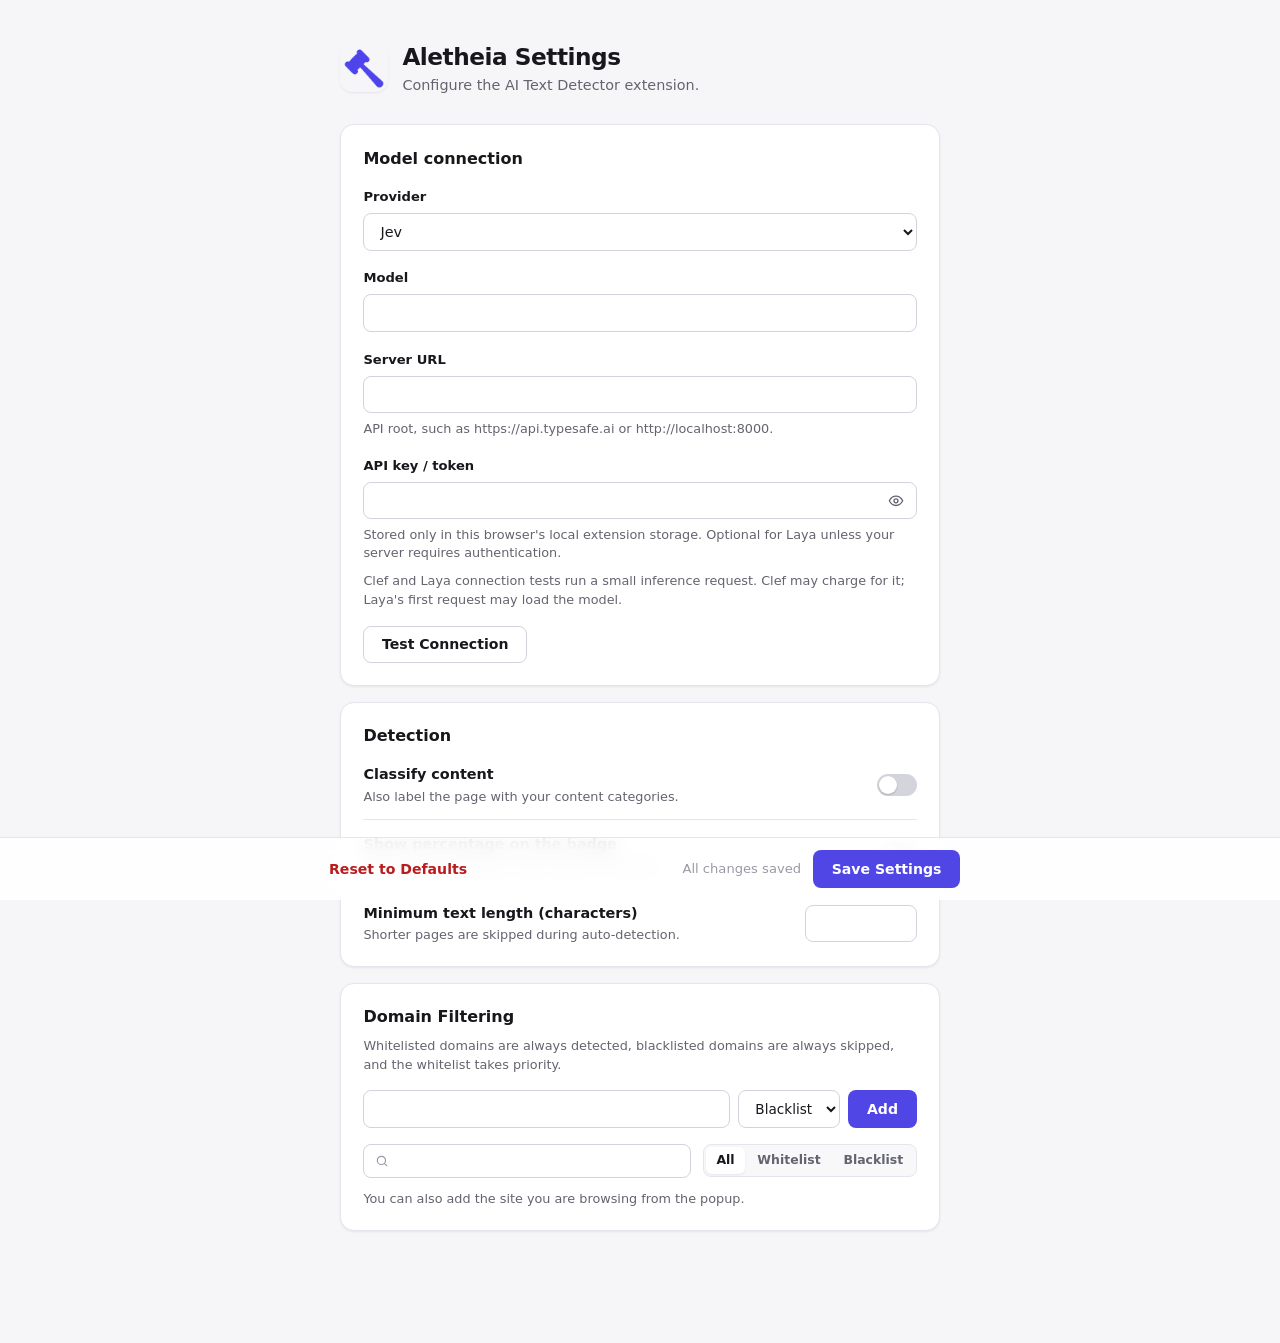
<file: extension/options/options.html>
<!DOCTYPE html>
<html lang="en">
<head>
<meta charset="utf-8">
<meta name="viewport" content="width=device-width, initial-scale=1">
<title data-i18n="optionsTitle">Aletheia Settings</title>
<link rel="icon" href="../icons/icon32.png">
<link rel="stylesheet" href="options.css">
</head>
<body>
  <div class="container">
    <header class="page-header">
      <img class="logo" src="../icons/icon128.png" alt="" width="48" height="48">
      <div>
        <h1 data-i18n="optionsTitle">Aletheia Settings</h1>
        <p class="sub" data-i18n="optionsSubtitle">Configure the AI Text Detector extension.</p>
      </div>
    </header>

    <section class="card">
      <div class="card-head">
        <h2 data-i18n="modelConnection">Model connection</h2>
        <span id="connectionBadge" class="pill" hidden></span>
      </div>
      <div class="field">
        <label for="modelProvider" data-i18n="modelProvider">Provider</label>
        <select id="modelProvider">
          <option value="jev">Jev</option>
          <option value="clef">Clef (Cloudflare)</option>
          <option value="laya">Laya</option>
        </select>
        <p class="field-hint" id="providerHint"></p>
      </div>
      <div class="field">
        <label for="modelId" data-i18n="modelId">Model</label>
        <input type="text" id="modelId" list="modelSuggestions" spellcheck="false" autocomplete="off">
        <datalist id="modelSuggestions"></datalist>
      </div>
      <div class="field" id="baseUrlField">
        <label for="providerBaseUrl" data-i18n="providerBaseUrl">Server URL</label>
        <input type="text" id="providerBaseUrl" spellcheck="false">
        <p class="field-hint" data-i18n="providerBaseHint">API root, such as https://api.typesafe.ai or http://localhost:8000.</p>
      </div>
      <div class="field" id="accountIdField" hidden>
        <label for="clefAccountId" data-i18n="clefAccountId">Cloudflare account ID</label>
        <input type="text" id="clefAccountId" spellcheck="false" autocomplete="off">
      </div>
      <div class="field">
        <label for="providerApiKey" id="apiKeyLabel" data-i18n="providerApiKey">API key / token</label>
        <div class="input-group">
          <input type="password" id="providerApiKey" autocomplete="off" spellcheck="false">
          <button type="button" id="toggleKeyBtn" class="icon-btn" data-i18n-title="showKey" aria-pressed="false">
            <svg class="eye-open" viewBox="0 0 24 24" width="16" height="16" aria-hidden="true"><path fill="none" stroke="currentColor" stroke-width="2" stroke-linecap="round" stroke-linejoin="round" d="M2 12s3.5-7 10-7 10 7 10 7-3.5 7-10 7S2 12 2 12z"/><circle cx="12" cy="12" r="3" fill="none" stroke="currentColor" stroke-width="2"/></svg>
            <svg class="eye-closed" viewBox="0 0 24 24" width="16" height="16" aria-hidden="true"><path fill="none" stroke="currentColor" stroke-width="2" stroke-linecap="round" stroke-linejoin="round" d="M3 3l18 18M10.6 5.1A10 10 0 0 1 12 5c6.5 0 10 7 10 7a17 17 0 0 1-3.2 4.1M6.6 6.6C3.8 8.4 2 12 2 12s3.5 7 10 7c1.7 0 3.2-.5 4.5-1.2M9.9 9.9a3 3 0 0 0 4.2 4.2"/></svg>
          </button>
        </div>
        <p class="field-hint" data-i18n="providerApiKeyHint">Stored only in this browser's local extension storage. Optional for Laya unless your server requires authentication.</p>
      </div>
      <p class="field-hint" data-i18n="connectionTestHint">Clef and Laya connection tests run a small inference request. Clef may charge for it; Laya's first request may load the model.</p>
      <div class="field test-row">
        <button type="button" id="testBtn" class="btn btn-secondary">
          <span class="btn-spinner" aria-hidden="true"></span>
          <span id="testLabel" data-i18n="testConnection">Test Connection</span>
        </button>
        <div id="testStatus" class="test-status" role="status" aria-live="polite"></div>
      </div>
    </section>

    <section class="card">
      <div class="card-head">
        <h2 data-i18n="detection">Detection</h2>
      </div>
      <label class="toggle-row">
        <span class="toggle-copy">
          <span class="toggle-title" id="localContentLabel" data-i18n="localContent">Classify content</span>
          <span class="toggle-desc" data-i18n="localContentHint">Also label the page with your content categories.</span>
        </span>
        <span class="toggle">
          <input type="checkbox" id="localContent" aria-labelledby="localContentLabel">
          <span class="slider"></span>
        </span>
      </label>
      <div id="classifyConfig" class="classify-config" hidden>
        <p class="field-hint" data-i18n="contentCategoriesHint">These categories and descriptions are sent to your selected model as the classification prompt. Add or remove categories to match what you want to detect.</p>
        <div class="category-list" id="categoryList"></div>
        <div class="category-footer">
          <button type="button" id="addCategoryBtn" class="btn btn-ghost btn-sm">
            <span aria-hidden="true">+</span>
            <span data-i18n="addCategory">Add category</span>
          </button>
          <span class="category-count" id="categoryCount"></span>
        </div>
        <details class="prompt-box">
          <summary class="prompt-label" data-i18n="promptLabel">Prompt</summary>
          <p class="prompt-text" id="promptText"></p>
        </details>
      </div>

      <label class="toggle-row">
        <span class="toggle-copy">
          <span class="toggle-title" id="showBadgePercentLabel" data-i18n="showBadgePercent">Show percentage on the badge</span>
          <span class="toggle-desc" data-i18n="showBadgePercentHint">Display the confidence score next to the label.</span>
        </span>
        <span class="toggle">
          <input type="checkbox" id="showBadgePercent" aria-labelledby="showBadgePercentLabel">
          <span class="slider"></span>
        </span>
      </label>

      <div class="field field-inline">
        <div class="toggle-copy">
          <label class="toggle-title" for="minTextLength" data-i18n="minTextLength">Minimum text length (characters)</label>
          <span class="toggle-desc" data-i18n="minTextLengthHint">Shorter pages are skipped during auto-detection.</span>
        </div>
        <input type="number" id="minTextLength" min="50" max="5000" step="50">
      </div>
    </section>

    <section class="card">
      <div class="card-head">
        <h2 data-i18n="domainFiltering">Domain Filtering</h2>
        <span id="domainCount" class="domain-count"></span>
      </div>
      <p class="field-hint" data-i18n="domainHint">Whitelisted domains are always detected, blacklisted domains are always skipped, and the whitelist takes priority.</p>

      <div class="domain-add">
        <input type="text" id="domainInput" spellcheck="false" autocomplete="off" data-i18n-placeholder="domainPlaceholder">
        <select id="domainTarget">
          <option value="blacklist" data-i18n="blacklistOption">Blacklist</option>
          <option value="whitelist" data-i18n="whitelistOption">Whitelist</option>
        </select>
        <button type="button" id="domainAddBtn" class="btn btn-primary" data-i18n="addDomain">Add</button>
      </div>

      <div class="domain-toolbar">
        <div class="search-wrap">
          <svg viewBox="0 0 24 24" width="14" height="14" aria-hidden="true"><circle cx="11" cy="11" r="7" fill="none" stroke="currentColor" stroke-width="2"/><path d="M20 20l-4-4" stroke="currentColor" stroke-width="2" stroke-linecap="round"/></svg>
          <input type="search" id="domainSearch" data-i18n-placeholder="searchDomains">
        </div>
        <div class="filter-tabs" role="group" id="domainFilter">
          <button type="button" class="filter-tab active" data-filter="all" data-i18n="filterAll">All</button>
          <button type="button" class="filter-tab" data-filter="whitelist" data-i18n="whitelistOption">Whitelist</button>
          <button type="button" class="filter-tab" data-filter="blacklist" data-i18n="blacklistOption">Blacklist</button>
        </div>
      </div>

      <ul id="domainItems" class="domain-items"></ul>
      <p id="domainEmpty" class="domain-empty" hidden></p>
      <p class="field-hint domain-note" data-i18n="domainNote">You can also add the site you are browsing from the popup.</p>
    </section>
  </div>

  <div class="save-bar" id="saveBar">
    <div class="save-bar-inner">
      <button type="button" id="resetBtn" class="btn btn-ghost btn-danger" data-i18n="resetDefaults">Reset to Defaults</button>
      <span class="save-hint" id="saveHint" data-i18n="allSaved">All changes saved</span>
      <button type="button" id="saveBtn" class="btn btn-primary" data-i18n="saveSettings">Save Settings</button>
    </div>
  </div>

  <div id="saveStatus" class="toast" role="status" aria-live="polite"></div>

  <script src="../shared/constants.js"></script>
  <script src="../shared/domains.js"></script>
  <script src="../shared/storage.js"></script>
  <script src="../shared/i18n.js"></script>
  <script src="../shared/questions.js"></script>
  <script src="../shared/providers.js"></script>
  <script src="options.js"></script>
</body>
</html>
</file>
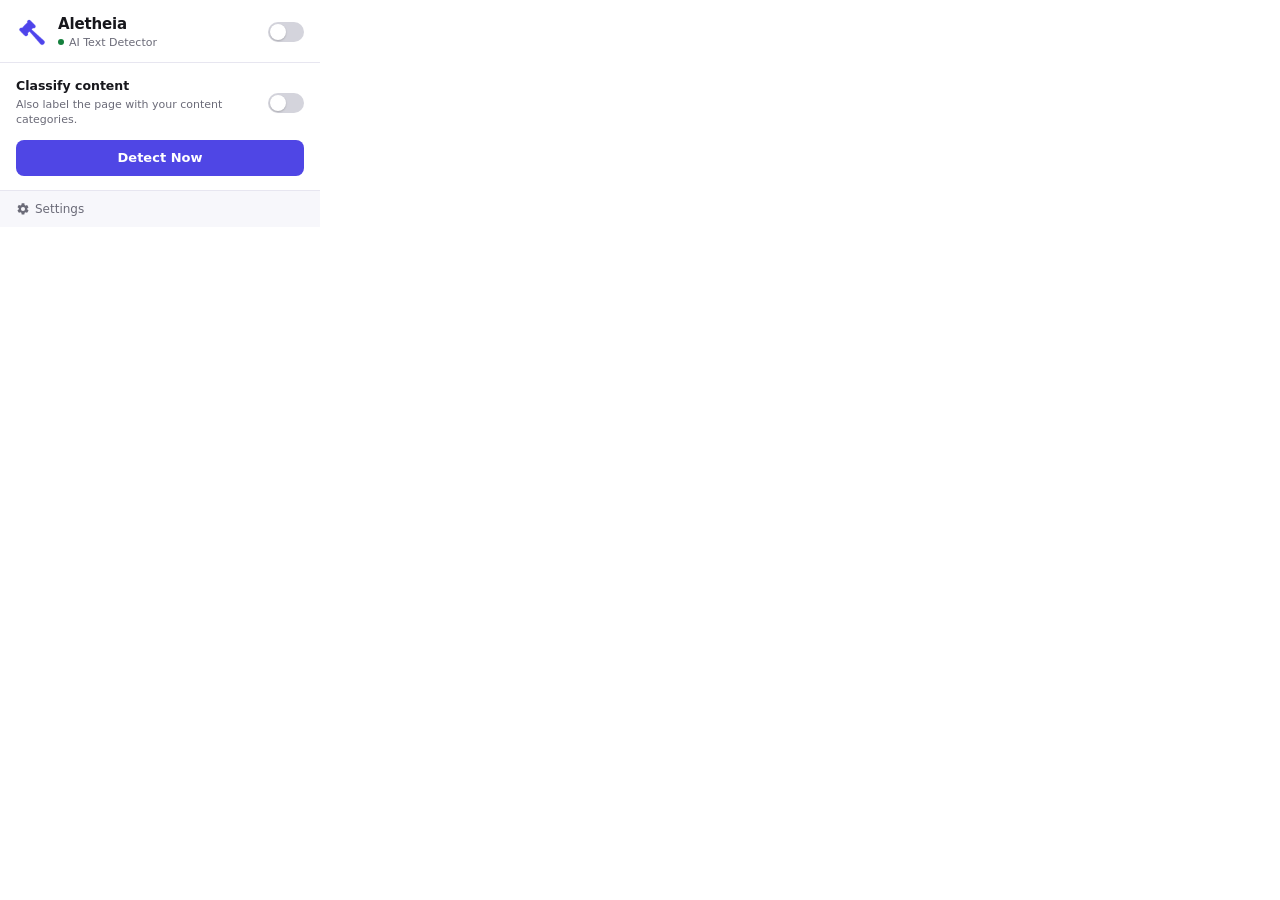
<file: extension/popup/popup.html>
<!DOCTYPE html>
<html lang="en">
<head>
<meta charset="utf-8">
<link rel="stylesheet" href="popup.css">
</head>
<body>
  <header class="header">
    <img class="logo" src="../icons/icon48.png" alt="" width="32" height="32">
    <div class="brand">
      <h1>Aletheia</h1>
      <p class="sub" id="enabledState" data-i18n="appSubtitle">AI Text Detector</p>
    </div>
    <label class="toggle" data-i18n-title="autoDetect">
      <input type="checkbox" id="enabled" aria-labelledby="enabledState">
      <span class="slider"></span>
    </label>
  </header>

  <div class="setup-hint" id="setupHint" hidden>
    <p data-i18n="setupRequired">Configure your model provider in Settings first.</p>
    <button type="button" class="link-btn" id="setupLink" data-i18n="openSettings">Open Settings</button>
  </div>

  <main class="body">
    <section class="site-rule" id="siteRule" hidden>
      <div class="site-rule-head">
        <img class="favicon" id="siteFavicon" alt="" width="16" height="16" hidden>
        <span class="site-rule-domain" id="siteDomain"></span>
      </div>
      <div class="segmented" role="group" aria-labelledby="siteDomain">
        <button type="button" class="seg" id="defaultSiteBtn" data-i18n="siteAuto">Auto</button>
        <button type="button" class="seg" id="allowSiteBtn" data-i18n="allowSite">Always detect</button>
        <button type="button" class="seg" id="blockSiteBtn" data-i18n="blockSite">Never detect</button>
      </div>
    </section>

    <label class="option-row">
      <span class="option-copy">
        <span class="option-title" id="localContentLabel" data-i18n="localContent">Classify content</span>
        <span class="option-desc" data-i18n="localContentHint">Also label the page with your content categories.</span>
      </span>
      <span class="toggle">
        <input type="checkbox" id="localContent" aria-labelledby="localContentLabel">
        <span class="slider"></span>
      </span>
    </label>

    <button type="button" class="primary" id="detectBtn">
      <span class="btn-spinner" aria-hidden="true"></span>
      <span class="btn-label" id="detectLabel" data-i18n="detectNow">Detect Now</span>
    </button>

    <div id="status" class="status" role="status" aria-live="polite"></div>
  </main>

  <footer class="footer">
    <button type="button" class="link-btn" id="optionsLink">
      <svg viewBox="0 0 24 24" width="14" height="14" aria-hidden="true"><path fill="currentColor" d="M19.14 12.94a7.07 7.07 0 0 0 0-1.88l2.03-1.58a.5.5 0 0 0 .12-.64l-1.92-3.32a.5.5 0 0 0-.6-.22l-2.39.96a7 7 0 0 0-1.63-.94l-.36-2.54A.5.5 0 0 0 13.9 2h-3.8a.5.5 0 0 0-.49.42l-.36 2.54c-.58.24-1.13.55-1.63.94l-2.39-.96a.5.5 0 0 0-.6.22L2.71 8.48a.5.5 0 0 0 .12.64l2.03 1.58a7.07 7.07 0 0 0 0 1.88l-2.03 1.58a.5.5 0 0 0-.12.64l1.92 3.32c.13.22.39.3.6.22l2.39-.96c.5.39 1.05.7 1.63.94l.36 2.54c.05.24.25.42.49.42h3.8c.24 0 .45-.18.49-.42l.36-2.54c.58-.24 1.13-.55 1.63-.94l2.39.96c.22.08.48 0 .6-.22l1.92-3.32a.5.5 0 0 0-.12-.64l-2.03-1.58zM12 15.5a3.5 3.5 0 1 1 0-7 3.5 3.5 0 0 1 0 7z"/></svg>
      <span data-i18n="settings">Settings</span>
    </button>
    <span class="version" id="version"></span>
  </footer>

  <script src="../shared/constants.js"></script>
  <script src="../shared/domains.js"></script>
  <script src="../shared/storage.js"></script>
  <script src="../shared/i18n.js"></script>
  <script src="../shared/providers.js"></script>
  <script src="popup.js"></script>
</body>
</html>
</file>
<file: extension/options/options.css>
:root {
  color-scheme: light dark;
  --bg: #f6f6f9;
  --card: #ffffff;
  --surface: #f8f8fb;
  --border: #e6e5ee;
  --border-strong: #d3d2de;
  --text: #17171c;
  --muted: #646470;
  --faint: #9a9aa6;
  --accent: #4f46e5;
  --accent-hover: #4338ca;
  --accent-soft: #eef0ff;
  --accent-ring: rgba(79, 70, 229, 0.22);
  --on-accent: #ffffff;
  --ok: #15803d;
  --ok-soft: #ecfdf3;
  --bad: #b91c1c;
  --bad-soft: #fef2f2;
  --track: #d4d4dc;
  --shadow: 0 1px 2px rgba(20, 20, 40, 0.04), 0 1px 3px rgba(20, 20, 40, 0.04);
}

@media (prefers-color-scheme: dark) {
  :root {
    --bg: #121217;
    --card: #1b1b22;
    --surface: #22222b;
    --border: #2c2c38;
    --border-strong: #3a3a48;
    --text: #ececf1;
    --muted: #a1a1ad;
    --faint: #74747f;
    --accent: #818cf8;
    --accent-hover: #a5b4fc;
    --accent-soft: rgba(129, 140, 248, 0.14);
    --accent-ring: rgba(129, 140, 248, 0.32);
    --on-accent: #121217;
    --ok: #4ade80;
    --ok-soft: rgba(74, 222, 128, 0.12);
    --bad: #f87171;
    --bad-soft: rgba(248, 113, 113, 0.12);
    --track: #3a3a46;
    --shadow: none;
  }
}

* {
  box-sizing: border-box;
  margin: 0;
  padding: 0;
}

body {
  font-family: system-ui, -apple-system, "Segoe UI", sans-serif;
  background: var(--bg);
  color: var(--text);
  line-height: 1.5;
  -webkit-font-smoothing: antialiased;
}

.container {
  max-width: 640px;
  margin: 0 auto;
  padding: 2.5rem 1.25rem 6rem;
}

.page-header {
  display: flex;
  align-items: center;
  gap: 0.9rem;
  margin-bottom: 1.75rem;
}

.logo {
  border-radius: 12px;
  box-shadow: var(--shadow);
}

h1 {
  font-size: 1.45rem;
  font-weight: 700;
  letter-spacing: -0.02em;
}

.sub {
  color: var(--muted);
  font-size: 0.9rem;
}

.card {
  background: var(--card);
  border: 1px solid var(--border);
  border-radius: 14px;
  padding: 1.35rem 1.4rem;
  margin-bottom: 1rem;
  box-shadow: var(--shadow);
}

.card-head {
  display: flex;
  align-items: center;
  justify-content: space-between;
  gap: 0.75rem;
  margin-bottom: 1rem;
}

.card-head h2 {
  font-size: 1rem;
  font-weight: 650;
}

.pill {
  display: inline-flex;
  align-items: center;
  gap: 0.35rem;
  padding: 0.1rem 0.6rem;
  border-radius: 999px;
  font-size: 0.75rem;
  font-weight: 600;
}

.pill::before {
  content: "";
  width: 6px;
  height: 6px;
  border-radius: 50%;
  background: currentColor;
}

.pill.ok {
  background: var(--ok-soft);
  color: var(--ok);
}

.pill.fail {
  background: var(--bad-soft);
  color: var(--bad);
}

.pill[hidden] {
  display: none;
}

.field {
  margin-bottom: 1.1rem;
}

.field:last-child {
  margin-bottom: 0;
}

.field > label {
  display: block;
  font-size: 0.82rem;
  font-weight: 600;
  margin-bottom: 0.4rem;
}

.field-hint {
  font-size: 0.8rem;
  color: var(--muted);
  margin-top: 0.4rem;
  line-height: 1.45;
}

.card > .field-hint:first-of-type {
  margin-top: -0.5rem;
  margin-bottom: 1rem;
}

input[type="text"],
input[type="password"],
input[type="number"],
input[type="search"],
select,
textarea {
  width: 100%;
  height: 2.35rem;
  padding: 0 0.75rem;
  border: 1px solid var(--border-strong);
  border-radius: 8px;
  font-size: 0.9rem;
  font-family: inherit;
  background: var(--card);
  color: inherit;
  transition: border-color 0.15s, box-shadow 0.15s;
}

textarea {
  height: auto;
  padding: 0.5rem 0.75rem;
  line-height: 1.45;
  resize: vertical;
}

input:hover,
select:hover,
textarea:hover {
  border-color: var(--faint);
}

input:focus,
select:focus,
textarea:focus {
  outline: none;
  border-color: var(--accent);
  box-shadow: 0 0 0 3px var(--accent-ring);
}

input.invalid {
  border-color: var(--bad);
  box-shadow: 0 0 0 3px var(--bad-soft);
}

input::placeholder,
textarea::placeholder {
  color: var(--faint);
}

.input-group {
  position: relative;
}

.input-group input {
  padding-right: 2.6rem;
}

.icon-btn {
  position: absolute;
  top: 50%;
  right: 0.35rem;
  transform: translateY(-50%);
  display: grid;
  place-items: center;
  width: 1.9rem;
  height: 1.9rem;
  border: none;
  border-radius: 6px;
  background: transparent;
  color: var(--muted);
  cursor: pointer;
}

.icon-btn:hover {
  background: var(--surface);
  color: var(--text);
}

.icon-btn .eye-closed,
.icon-btn[aria-pressed="true"] .eye-open {
  display: none;
}

.icon-btn[aria-pressed="true"] .eye-closed {
  display: block;
}

/* Buttons */
.btn {
  display: inline-flex;
  align-items: center;
  justify-content: center;
  gap: 0.45rem;
  height: 2.35rem;
  padding: 0 1.1rem;
  border: 1px solid transparent;
  border-radius: 8px;
  font: inherit;
  font-size: 0.88rem;
  font-weight: 600;
  white-space: nowrap;
  cursor: pointer;
  transition: background 0.15s, border-color 0.15s, color 0.15s, transform 0.05s, opacity 0.15s;
}

.btn:active:not(:disabled) {
  transform: scale(0.98);
}

.btn:focus-visible,
.filter-tab:focus-visible,
.icon-btn:focus-visible,
.prompt-label:focus-visible {
  outline: none;
  box-shadow: 0 0 0 3px var(--accent-ring);
}

.btn:disabled {
  opacity: 0.5;
  cursor: not-allowed;
}

.btn-primary {
  background: var(--accent);
  color: var(--on-accent);
}

.btn-primary:hover:not(:disabled) {
  background: var(--accent-hover);
}

.btn-secondary {
  background: var(--card);
  color: var(--text);
  border-color: var(--border-strong);
}

.btn-secondary:hover:not(:disabled) {
  background: var(--surface);
  border-color: var(--faint);
}

.btn-ghost {
  background: transparent;
  color: var(--accent);
}

.btn-ghost:hover:not(:disabled) {
  background: var(--accent-soft);
}

.btn-danger {
  color: var(--bad);
}

.btn-danger:hover:not(:disabled) {
  background: var(--bad-soft);
}

.btn-sm {
  height: 2rem;
  padding: 0 0.75rem;
  font-size: 0.82rem;
}

.btn-spinner {
  display: none;
  width: 13px;
  height: 13px;
  border: 2px solid currentColor;
  border-right-color: transparent;
  border-radius: 50%;
  animation: spin 0.7s linear infinite;
}

.btn.loading .btn-spinner {
  display: inline-block;
}

@keyframes spin {
  to { transform: rotate(360deg); }
}

.test-row {
  display: flex;
  align-items: center;
  gap: 0.75rem;
  flex-wrap: wrap;
}

.test-status {
  font-size: 0.82rem;
  display: none;
  min-width: 0;
}

.test-status.show {
  display: block;
  animation: fade-in 0.2s ease-out;
}

.test-status.ok {
  color: var(--ok);
}

.test-status.fail {
  color: var(--bad);
}

/* Toggle rows */
.toggle-row,
.field-inline {
  display: flex;
  align-items: center;
  justify-content: space-between;
  gap: 1.25rem;
  padding: 0.85rem 0;
  border-top: 1px solid var(--border);
}

.card-head + .toggle-row {
  border-top: none;
  padding-top: 0;
}

.toggle-row {
  cursor: pointer;
}

.field-inline {
  margin-bottom: 0;
  padding-bottom: 0;
}

.field-inline input {
  flex: 0 0 7rem;
  width: 7rem;
  text-align: right;
  font-variant-numeric: tabular-nums;
}

.toggle-copy {
  display: flex;
  flex-direction: column;
  gap: 0.1rem;
  min-width: 0;
}

.toggle-title {
  font-size: 0.9rem;
  font-weight: 600;
}

.toggle-desc {
  font-size: 0.8rem;
  color: var(--muted);
  line-height: 1.4;
}

.toggle {
  position: relative;
  display: inline-block;
  flex: 0 0 40px;
  width: 40px;
  height: 22px;
}

.toggle input {
  position: absolute;
  inset: 0;
  width: 100%;
  height: 100%;
  margin: 0;
  opacity: 0;
  cursor: pointer;
  z-index: 1;
}

.slider {
  position: absolute;
  inset: 0;
  background: var(--track);
  border-radius: 22px;
  transition: background 0.2s;
}

.slider::before {
  content: "";
  position: absolute;
  width: 18px;
  height: 18px;
  left: 2px;
  bottom: 2px;
  background: #fff;
  border-radius: 50%;
  box-shadow: 0 1px 2px rgba(0, 0, 0, 0.2);
  transition: transform 0.2s cubic-bezier(0.3, 0.7, 0.4, 1);
}

.toggle input:checked + .slider {
  background: var(--accent);
}

.toggle input:checked + .slider::before {
  transform: translateX(18px);
}

.toggle input:focus-visible + .slider {
  box-shadow: 0 0 0 3px var(--accent-ring);
}

/* Content classification */
.classify-config {
  margin: 0 0 1rem;
  padding: 1rem;
  background: var(--surface);
  border: 1px solid var(--border);
  border-radius: 10px;
  animation: fade-in 0.2s ease-out;
}

.classify-config[hidden] {
  display: none;
}

.classify-config > .field-hint {
  margin: 0 0 0.85rem;
}

.category-list {
  display: flex;
  flex-direction: column;
  gap: 0.6rem;
}

.category-row {
  padding: 0.7rem;
  background: var(--card);
  border: 1px solid var(--border);
  border-radius: 10px;
  transition: border-color 0.15s;
}

.category-row:focus-within {
  border-color: var(--border-strong);
}

.category-head {
  display: flex;
  align-items: center;
  gap: 0.5rem;
}

.category-index {
  flex: 0 0 auto;
  display: grid;
  place-items: center;
  width: 1.5rem;
  height: 1.5rem;
  border-radius: 6px;
  background: var(--accent-soft);
  color: var(--accent);
  font-size: 0.75rem;
  font-weight: 700;
  font-variant-numeric: tabular-nums;
}

.category-head input[type="text"] {
  flex: 1;
  min-width: 0;
  font-weight: 600;
}

.category-remove {
  flex: 0 0 auto;
  display: grid;
  place-items: center;
  width: 2rem;
  height: 2rem;
  padding: 0;
  background: transparent;
  color: var(--faint);
  border: none;
  border-radius: 6px;
  font-size: 1.15rem;
  line-height: 1;
  cursor: pointer;
  transition: background 0.15s, color 0.15s;
}

.category-remove:hover:not(:disabled) {
  background: var(--bad-soft);
  color: var(--bad);
}

.category-remove:disabled {
  opacity: 0.35;
  cursor: not-allowed;
}

.category-desc {
  margin-top: 0.5rem;
  font-size: 0.84rem;
}

.category-footer {
  display: flex;
  align-items: center;
  justify-content: space-between;
  margin-top: 0.6rem;
}

.category-footer .btn-ghost {
  margin-left: -0.5rem;
}

.category-count {
  font-size: 0.78rem;
  color: var(--faint);
  font-variant-numeric: tabular-nums;
}

.prompt-box {
  margin-top: 0.75rem;
  border-top: 1px dashed var(--border-strong);
  padding-top: 0.6rem;
}

.prompt-label {
  font-size: 0.72rem;
  font-weight: 700;
  letter-spacing: 0.06em;
  text-transform: uppercase;
  color: var(--muted);
  cursor: pointer;
  border-radius: 4px;
  user-select: none;
}

.prompt-label:hover {
  color: var(--text);
}

.prompt-text {
  margin-top: 0.5rem;
  padding: 0.6rem 0.75rem;
  background: var(--card);
  border: 1px solid var(--border);
  border-radius: 8px;
  font-size: 0.8rem;
  color: var(--muted);
  line-height: 1.5;
  white-space: pre-wrap;
}

/* Domains */
.domain-add {
  display: flex;
  gap: 0.5rem;
}

.domain-add input {
  flex: 1 1 auto;
  min-width: 0;
}

.domain-add select {
  flex: 0 0 auto;
  width: auto;
  padding-right: 0.5rem;
  font-size: 0.85rem;
}

.domain-toolbar {
  display: flex;
  align-items: center;
  gap: 0.75rem;
  margin-top: 1rem;
}

.search-wrap {
  position: relative;
  flex: 1 1 auto;
  min-width: 0;
  color: var(--faint);
}

.search-wrap svg {
  position: absolute;
  left: 0.7rem;
  top: 50%;
  transform: translateY(-50%);
  pointer-events: none;
}

.search-wrap input {
  height: 2.1rem;
  padding-left: 2rem;
  font-size: 0.85rem;
  color: var(--text);
}

.filter-tabs {
  flex: 0 0 auto;
  display: flex;
  gap: 2px;
  padding: 2px;
  border-radius: 8px;
  background: var(--surface);
  border: 1px solid var(--border);
}

.filter-tab {
  padding: 0.25rem 0.65rem;
  border: none;
  border-radius: 6px;
  background: transparent;
  color: var(--muted);
  font: inherit;
  font-size: 0.78rem;
  font-weight: 600;
  cursor: pointer;
  transition: background 0.15s, color 0.15s;
}

.filter-tab:hover {
  color: var(--text);
}

.filter-tab.active {
  background: var(--card);
  color: var(--text);
  box-shadow: 0 1px 2px rgba(0, 0, 0, 0.08);
}

.domain-count {
  font-size: 0.78rem;
  color: var(--faint);
  white-space: nowrap;
  font-variant-numeric: tabular-nums;
}

.domain-items {
  list-style: none;
  margin-top: 0.6rem;
  border: 1px solid var(--border);
  border-radius: 10px;
  max-height: 320px;
  overflow-y: auto;
}

.domain-items:empty {
  display: none;
}

.domain-item {
  display: flex;
  align-items: center;
  gap: 0.6rem;
  padding: 0.4rem 0.5rem 0.4rem 0.75rem;
  border-bottom: 1px solid var(--border);
  transition: background 0.12s;
}

.domain-item:hover {
  background: var(--surface);
}

.domain-item:last-child {
  border-bottom: none;
}

.domain-item.flash {
  animation: flash 1.2s ease-out;
}

@keyframes flash {
  from { background: var(--accent-soft); }
  to { background: transparent; }
}

.domain-dot {
  flex: 0 0 auto;
  width: 7px;
  height: 7px;
  border-radius: 50%;
}

.domain-dot.whitelist {
  background: var(--ok);
}

.domain-dot.blacklist {
  background: var(--bad);
}

.domain-name {
  flex: 1 1 auto;
  min-width: 0;
  overflow: hidden;
  text-overflow: ellipsis;
  white-space: nowrap;
  font-size: 0.85rem;
  font-family: ui-monospace, SFMono-Regular, Menlo, monospace;
}

.domain-list-select {
  flex: 0 0 auto;
  width: auto;
  height: 1.75rem;
  padding: 0 0.4rem;
  border-radius: 6px;
  font-size: 0.75rem;
  font-weight: 600;
  background: transparent;
  border-color: transparent;
}

.domain-list-select.whitelist {
  color: var(--ok);
}

.domain-list-select.blacklist {
  color: var(--bad);
}

.domain-item:hover .domain-list-select {
  border-color: var(--border-strong);
  background: var(--card);
}

.domain-remove {
  flex: 0 0 auto;
  display: grid;
  place-items: center;
  width: 1.75rem;
  height: 1.75rem;
  padding: 0;
  border: none;
  border-radius: 6px;
  background: transparent;
  color: var(--faint);
  font-size: 1.05rem;
  line-height: 1;
  cursor: pointer;
  transition: background 0.15s, color 0.15s;
}

.domain-remove:hover {
  background: var(--bad-soft);
  color: var(--bad);
}

.domain-empty {
  margin-top: 0.6rem;
  padding: 1.25rem;
  border: 1px dashed var(--border-strong);
  border-radius: 10px;
  text-align: center;
  font-size: 0.84rem;
  color: var(--muted);
}

.domain-note {
  margin-top: 0.75rem;
}

/* Save bar */
.save-bar {
  position: fixed;
  left: 0;
  right: 0;
  bottom: 0;
  z-index: 10;
  padding: 0.75rem 1.25rem;
  background: color-mix(in srgb, var(--card) 88%, transparent);
  backdrop-filter: saturate(1.4) blur(10px);
  border-top: 1px solid var(--border);
  transition: box-shadow 0.2s;
}

.save-bar.dirty {
  box-shadow: 0 -6px 20px rgba(20, 20, 40, 0.08);
}

.save-bar-inner {
  display: flex;
  align-items: center;
  gap: 0.75rem;
  max-width: 640px;
  margin: 0 auto;
}

.save-bar-inner .btn-danger {
  margin-left: -0.6rem;
}

.save-hint {
  flex: 1 1 auto;
  text-align: right;
  font-size: 0.82rem;
  color: var(--faint);
}

.save-bar.dirty .save-hint {
  color: var(--text);
  font-weight: 500;
}

.save-bar.dirty .save-hint::before {
  content: "";
  display: inline-block;
  width: 7px;
  height: 7px;
  margin-right: 0.45rem;
  border-radius: 50%;
  background: #f59e0b;
  vertical-align: 1px;
}

/* Toast */
.toast {
  position: fixed;
  left: 50%;
  bottom: 4.75rem;
  z-index: 20;
  max-width: calc(100% - 2rem);
  padding: 0.6rem 1rem;
  border-radius: 10px;
  background: #17171c;
  color: #fff;
  font-size: 0.85rem;
  font-weight: 500;
  box-shadow: 0 8px 24px rgba(0, 0, 0, 0.18);
  opacity: 0;
  pointer-events: none;
  transform: translate(-50%, 8px);
  transition: opacity 0.2s, transform 0.2s;
}

@media (prefers-color-scheme: dark) {
  .toast {
    background: #ececf1;
    color: #17171c;
  }
}

.toast.show {
  opacity: 1;
  transform: translate(-50%, 0);
}

.toast::before {
  content: "\2713";
  margin-right: 0.45rem;
  color: #4ade80;
  font-weight: 700;
}

.toast.fail::before {
  content: "!";
  color: #f87171;
}

@media (prefers-color-scheme: dark) {
  .toast::before {
    color: #15803d;
  }

  .toast.fail::before {
    color: #b91c1c;
  }
}

@keyframes fade-in {
  from { opacity: 0; transform: translateY(-3px); }
  to { opacity: 1; transform: none; }
}

@media (max-width: 520px) {
  .domain-toolbar {
    flex-direction: column;
    align-items: stretch;
  }

  .save-hint {
    display: none;
  }

  .save-bar-inner {
    justify-content: space-between;
  }
}

@media (prefers-reduced-motion: reduce) {
  *,
  *::before {
    animation: none !important;
    transition: none !important;
  }
}
</file>
<file: extension/popup/popup.css>
:root {
  color-scheme: light dark;
  --bg: #ffffff;
  --surface: #f7f7fb;
  --border: #e7e6f0;
  --text: #17171c;
  --muted: #6b6b78;
  --faint: #9a9aa6;
  --accent: #4f46e5;
  --accent-hover: #4338ca;
  --accent-soft: #eef0ff;
  --accent-ring: rgba(79, 70, 229, 0.28);
  --ok: #15803d;
  --ok-soft: #ecfdf3;
  --bad: #b91c1c;
  --bad-soft: #fef2f2;
  --warn: #92400e;
  --warn-soft: #fffbeb;
  --info: #1e40af;
  --info-soft: #eff6ff;
  --track: #d4d4dc;
}

@media (prefers-color-scheme: dark) {
  :root {
    --bg: #17171c;
    --surface: #202028;
    --border: #2e2e3a;
    --text: #ececf1;
    --muted: #a1a1ad;
    --faint: #74747f;
    --accent: #818cf8;
    --accent-hover: #a5b4fc;
    --accent-soft: rgba(129, 140, 248, 0.14);
    --accent-ring: rgba(129, 140, 248, 0.35);
    --ok: #4ade80;
    --ok-soft: rgba(74, 222, 128, 0.12);
    --bad: #f87171;
    --bad-soft: rgba(248, 113, 113, 0.12);
    --warn: #fbbf24;
    --warn-soft: rgba(251, 191, 36, 0.12);
    --info: #93c5fd;
    --info-soft: rgba(147, 197, 253, 0.12);
    --track: #3a3a46;
  }
}

* {
  box-sizing: border-box;
  margin: 0;
  padding: 0;
}

body {
  width: 320px;
  font-family: system-ui, -apple-system, "Segoe UI", sans-serif;
  font-size: 13px;
  line-height: 1.4;
  color: var(--text);
  background: var(--bg);
}

button {
  font: inherit;
  color: inherit;
  cursor: pointer;
}

button:focus-visible {
  outline: none;
  box-shadow: 0 0 0 3px var(--accent-ring);
}

.header {
  display: flex;
  align-items: center;
  gap: 10px;
  padding: 14px 16px 12px;
  border-bottom: 1px solid var(--border);
}

.logo {
  flex: 0 0 auto;
  border-radius: 8px;
}

.brand {
  flex: 1 1 auto;
  min-width: 0;
}

h1 {
  font-size: 15px;
  font-weight: 700;
  letter-spacing: -0.01em;
}

.sub {
  color: var(--muted);
  font-size: 11px;
  transition: color 0.2s;
}

body.paused .sub {
  color: var(--faint);
}

body:not(.paused) .sub::before {
  content: "";
  display: inline-block;
  width: 6px;
  height: 6px;
  margin-right: 5px;
  border-radius: 50%;
  background: var(--ok);
  vertical-align: 1px;
}

.setup-hint {
  display: flex;
  align-items: center;
  justify-content: space-between;
  gap: 10px;
  margin: 12px 16px 0;
  padding: 9px 10px;
  border-radius: 8px;
  background: var(--warn-soft);
  color: var(--warn);
  font-size: 12px;
}

.setup-hint[hidden] {
  display: none;
}

.setup-hint .link-btn {
  flex: 0 0 auto;
  color: var(--warn);
  font-weight: 600;
  text-decoration: underline;
}

.body {
  display: flex;
  flex-direction: column;
  gap: 12px;
  padding: 14px 16px;
  transition: opacity 0.2s;
}

body.paused .option-row,
body.paused .site-rule {
  opacity: 0.55;
}

/* Site rule */
.site-rule {
  padding: 10px;
  border: 1px solid var(--border);
  border-radius: 10px;
  background: var(--surface);
  transition: opacity 0.2s;
}

.site-rule[hidden] {
  display: none;
}

.site-rule-head {
  display: flex;
  align-items: center;
  gap: 7px;
  margin-bottom: 8px;
}

.favicon {
  flex: 0 0 auto;
  border-radius: 3px;
}

.site-rule-domain {
  flex: 1 1 auto;
  min-width: 0;
  font-size: 12px;
  font-weight: 600;
  overflow: hidden;
  text-overflow: ellipsis;
  white-space: nowrap;
}

.segmented {
  display: flex;
  padding: 2px;
  gap: 2px;
  border-radius: 8px;
  background: var(--bg);
  border: 1px solid var(--border);
}

.seg {
  flex: 1 1 0;
  padding: 5px 4px;
  border: none;
  border-radius: 6px;
  background: transparent;
  color: var(--muted);
  font-size: 11.5px;
  font-weight: 600;
  white-space: nowrap;
  transition: background 0.15s, color 0.15s;
}

.seg:hover {
  color: var(--text);
  background: var(--surface);
}

.seg.active {
  background: var(--accent);
  color: #fff;
}

#allowSiteBtn.active {
  background: var(--ok);
}

#blockSiteBtn.active {
  background: var(--bad);
}

@media (prefers-color-scheme: dark) {
  .seg.active,
  #allowSiteBtn.active,
  #blockSiteBtn.active {
    color: #17171c;
  }
}

/* Options */
.option-row {
  display: flex;
  align-items: center;
  justify-content: space-between;
  gap: 12px;
  cursor: pointer;
  transition: opacity 0.2s;
}

.option-copy {
  display: flex;
  flex-direction: column;
  gap: 2px;
}

.option-title {
  font-size: 12.5px;
  font-weight: 600;
}

.option-desc {
  font-size: 11px;
  color: var(--muted);
}

/* Primary button */
.primary {
  position: relative;
  display: flex;
  align-items: center;
  justify-content: center;
  gap: 8px;
  width: 100%;
  height: 36px;
  border: none;
  border-radius: 8px;
  background: var(--accent);
  color: #fff;
  font-size: 13px;
  font-weight: 600;
  transition: background 0.15s, transform 0.05s;
}

@media (prefers-color-scheme: dark) {
  .primary {
    color: #17171c;
  }
}

.primary:hover {
  background: var(--accent-hover);
}

.primary:active:not(:disabled) {
  transform: scale(0.985);
}

.primary:disabled {
  opacity: 0.55;
  cursor: not-allowed;
}

.btn-spinner {
  display: none;
  width: 14px;
  height: 14px;
  border: 2px solid currentColor;
  border-right-color: transparent;
  border-radius: 50%;
  animation: spin 0.7s linear infinite;
}

.primary.loading {
  cursor: progress;
}

.primary.loading .btn-spinner {
  display: inline-block;
}

@keyframes spin {
  to { transform: rotate(360deg); }
}

/* Status */
.status {
  display: none;
  padding: 8px 10px;
  border-radius: 8px;
  font-size: 12px;
}

.status.show {
  display: block;
  animation: fade-in 0.18s ease-out;
}

.status.info {
  background: var(--info-soft);
  color: var(--info);
}

.status.error {
  background: var(--bad-soft);
  color: var(--bad);
}

.status.success {
  background: var(--ok-soft);
  color: var(--ok);
}

@keyframes fade-in {
  from { opacity: 0; transform: translateY(-2px); }
  to { opacity: 1; transform: none; }
}

/* Footer */
.footer {
  display: flex;
  align-items: center;
  justify-content: space-between;
  padding: 10px 16px;
  border-top: 1px solid var(--border);
  background: var(--surface);
}

.link-btn {
  display: inline-flex;
  align-items: center;
  gap: 5px;
  padding: 0;
  border: none;
  background: none;
  font-size: 12px;
  border-radius: 4px;
}

.footer .link-btn {
  color: var(--muted);
  transition: color 0.15s;
}

.footer .link-btn:hover {
  color: var(--accent);
}

.version {
  font-size: 11px;
  color: var(--faint);
  font-variant-numeric: tabular-nums;
}

/* Toggle switch */
.toggle {
  position: relative;
  flex: 0 0 36px;
  display: inline-block;
  width: 36px;
  height: 20px;
}

.toggle input {
  position: absolute;
  inset: 0;
  width: 100%;
  height: 100%;
  margin: 0;
  opacity: 0;
  cursor: pointer;
  z-index: 1;
}

.slider {
  position: absolute;
  inset: 0;
  background: var(--track);
  border-radius: 20px;
  transition: background 0.2s;
}

.slider::before {
  content: "";
  position: absolute;
  height: 16px;
  width: 16px;
  left: 2px;
  bottom: 2px;
  background: #fff;
  border-radius: 50%;
  box-shadow: 0 1px 2px rgba(0, 0, 0, 0.2);
  transition: transform 0.2s cubic-bezier(0.3, 0.7, 0.4, 1);
}

.toggle input:checked + .slider {
  background: var(--accent);
}

.toggle input:checked + .slider::before {
  transform: translateX(16px);
}

.toggle input:focus-visible + .slider {
  box-shadow: 0 0 0 3px var(--accent-ring);
}
</file>
